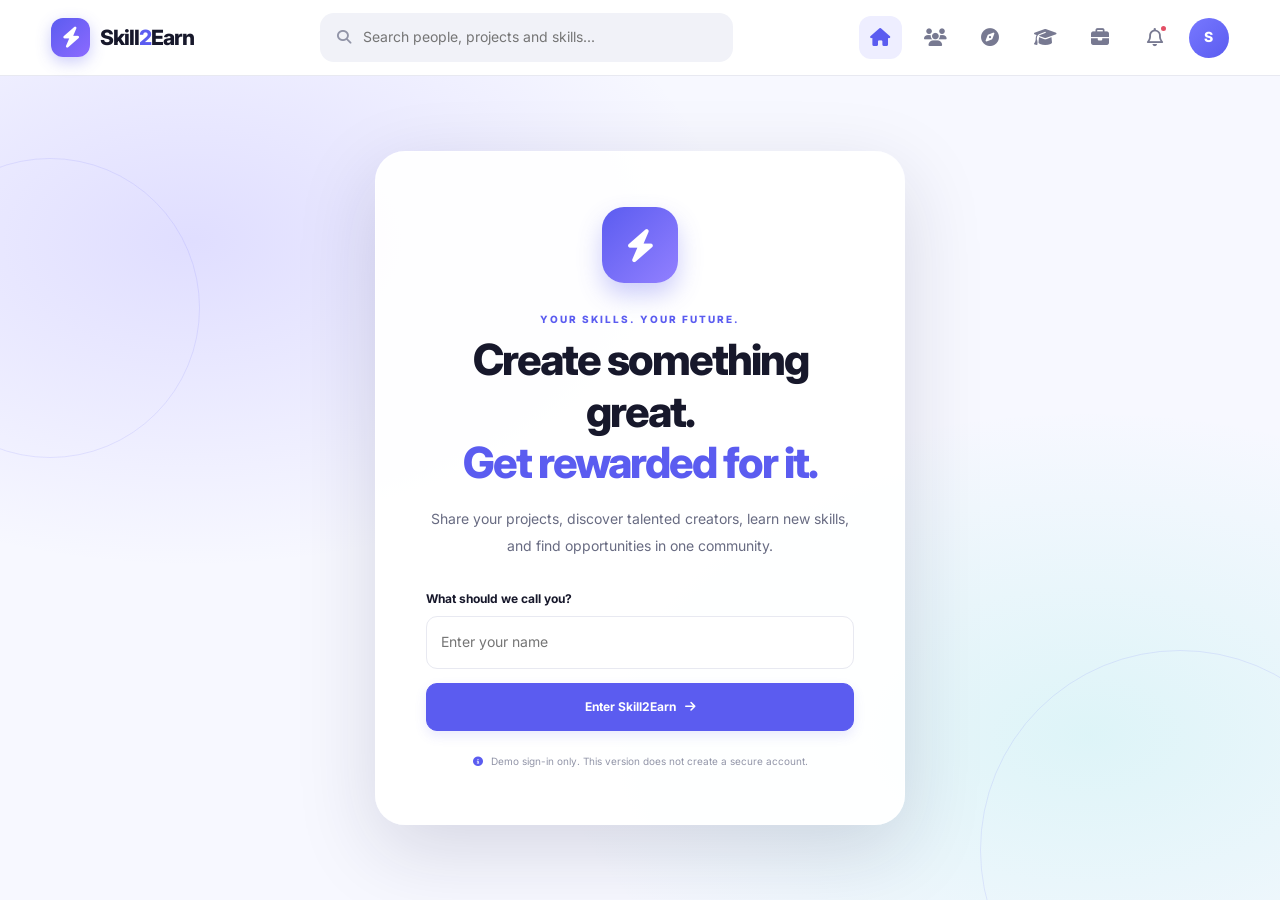
<file: index.html>
<!DOCTYPE html>
<html lang="en">
<head>
    <meta charset="UTF-8">
    <meta name="viewport" content="width=device-width, initial-scale=1.0">
    
    <meta
        name="description"
        content="Skill2Earn is a community where creators share projects, learn skills, discover opportunities, and connect."
    >

    <title>Skill2Earn — Create. Connect. Earn.</title>

    <link rel="preconnect" href="https://fonts.googleapis.com">
    <link rel="preconnect" href="https://fonts.gstatic.com" crossorigin>

    <link
        href="https://fonts.googleapis.com/css2?family=Inter:wght@400;500;600;700;800&display=swap"
        rel="stylesheet"
    >

    <link
        rel="stylesheet"
        href="https://cdnjs.cloudflare.com/ajax/libs/font-awesome/6.7.2/css/all.min.css"
    >

    <meta name="google-site-verification" content="VS_8f_DqnqBGNa9g4nk21WXpvrsCgQxo6ivJfXhPyNw" />
</head>

<body>

    <!-- ===================== TOP NAVIGATION ===================== -->

    <header class="topbar">
        <a href="#home" class="brand">
            <span class="brand-icon">
                <i class="fa-solid fa-bolt"></i>
            </span>

            <span>Skill<span class="brand-highlight">2</span>Earn</span>
        </a>

        <div class="top-search">
            <i class="fa-solid fa-magnifying-glass"></i>

            <input
                type="search"
                id="globalSearch"
                placeholder="Search people, projects and skills..."
                aria-label="Search Skill2Earn"
            >
        </div>

        <nav class="top-actions">
            <button class="icon-button nav-link active" data-page="home" title="Home">
                <i class="fa-solid fa-house"></i>
            </button>

            <button class="icon-button nav-link" data-page="community" title="All community posts">
                <i class="fa-solid fa-users"></i>
            </button>

            <button class="icon-button nav-link" data-page="discover" title="Discover">
                <i class="fa-solid fa-compass"></i>
            </button>

            <button class="icon-button nav-link" data-page="learn" title="Learning">
                <i class="fa-solid fa-graduation-cap"></i>
            </button>

            <button class="icon-button nav-link" data-page="jobs" title="Find work">
                <i class="fa-solid fa-briefcase"></i>
            </button>

            <button class="icon-button notification-button" id="notificationButton" title="Notifications">
                <i class="fa-regular fa-bell"></i>
                <span class="notification-dot"></span>
            </button>

            <button class="profile-avatar" id="topAvatar" title="Your profile">
                S
            </button>

            <button class="menu-toggle" id="menuToggle" aria-label="Open menu">
                <i class="fa-solid fa-bars"></i>
            </button>
        </nav>
    </header>


    <!-- ===================== WELCOME / SIGN IN ===================== -->

    <section class="welcome-screen" id="welcomeScreen">
        <div class="welcome-content">

            <div class="welcome-logo">
                <i class="fa-solid fa-bolt"></i>
            </div>

            <p class="eyebrow">YOUR SKILLS. YOUR FUTURE.</p>

            <h1>
                Create something great.<br>
                <span>Get rewarded for it.</span>
            </h1>

            <p class="welcome-description">
                Share your projects, discover talented creators, learn new skills,
                and find opportunities in one community.
            </p>

            <form id="signInForm" class="signin-form">
                <label for="displayName">What should we call you?</label>

                <input
                    type="text"
                    id="displayName"
                    placeholder="Enter your name"
                    maxlength="40"
                    required
                >

                <button class="primary-button full-width" type="submit">
                    Enter Skill2Earn
                    <i class="fa-solid fa-arrow-right"></i>
                </button>
            </form>

            <p class="welcome-note">
                <i class="fa-solid fa-circle-info"></i>
                Demo sign-in only. This version does not create a secure account.
            </p>

        </div>

        <div class="welcome-decoration decoration-one"></div>
        <div class="welcome-decoration decoration-two"></div>
    </section>


    <!-- ===================== MAIN APPLICATION ===================== -->

    <div class="app-layout hidden" id="appLayout">

        <!-- LEFT SIDEBAR -->

        <aside class="sidebar">

            <div class="sidebar-user">
                <div class="large-avatar" id="sidebarAvatar">S</div>

                <div>
                    <h3 id="sidebarName">Skill2Earn Member</h3>
                    <p>Community member</p>
                </div>
            </div>

            <p class="sidebar-heading">MENU</p>

            <button class="sidebar-link nav-link active" data-page="home">
                <i class="fa-solid fa-house"></i>
                <span>Home feed</span>
            </button>

            <button class="sidebar-link nav-link" data-page="community">
                <i class="fa-solid fa-users"></i>
                <span>All community posts</span>
            </button>

            <button class="sidebar-link nav-link" data-page="discover">
                <i class="fa-solid fa-compass"></i>
                <span>Discover</span>
            </button>

            <button class="sidebar-link nav-link" data-page="profile">
                <i class="fa-regular fa-user"></i>
                <span>My profile</span>
            </button>

            <button class="sidebar-link nav-link" data-page="jobs">
                <i class="fa-solid fa-briefcase"></i>
                <span>Find opportunities</span>
            </button>

            <button class="sidebar-link nav-link" data-page="learn">
                <i class="fa-solid fa-graduation-cap"></i>
                <span>Learning hub</span>
            </button>

            <div class="sidebar-divider"></div>

            <p class="sidebar-heading">YOUR SPACE</p>

            <button class="sidebar-link" id="savedPostsButton">
                <i class="fa-regular fa-bookmark"></i>
                <span>Saved posts</span>
            </button>

            <button class="sidebar-link" id="myPostsButton">
                <i class="fa-regular fa-file-lines"></i>
                <span>My posts</span>
            </button>

            <div class="sidebar-card">
                <div class="sidebar-card-icon">
                    <i class="fa-solid fa-wand-magic-sparkles"></i>
                </div>

                <h4>Build your future</h4>

                <p>
                    Share what you're building and connect with people who can help.
                </p>

                <button class="text-button" data-page="discover">
                    Explore community
                    <i class="fa-solid fa-arrow-right"></i>
                </button>
            </div>

            <div class="sidebar-footer">
                <span>Skill2Earn</span>
                <span>Build • Share • Grow</span>
            </div>

        </aside>


        <!-- ===================== PAGE CONTENT ===================== -->

        <main class="main-content">

            <!-- HOME FEED -->

            <section class="page-section active" id="page-home">

                <div class="page-heading">
                    <div>
                        <p class="eyebrow">YOUR COMMUNITY</p>
                        <h1>Home feed</h1>

                        <p class="muted">
                            Discover what people are creating today.
                        </p>
                    </div>

                    <button class="primary-button" id="scrollToComposer">
                        <i class="fa-solid fa-plus"></i>
                        Create post
                    </button>
                </div>


                <!-- STORIES / QUICK DISCOVERY -->

                <div class="stories-panel">
                    <div class="stories-heading">
                        <h3>Explore creators</h3>
                        <span>Discover new ideas</span>
                    </div>

                    <div class="stories-list">

                        <button class="story-card story-add" id="storyCreatePost">
                            <span class="story-circle">
                                <i class="fa-solid fa-plus"></i>
                            </span>

                            <span>Your story</span>
                        </button>

                        <button class="story-card" data-story="Design">
                            <span class="story-circle story-purple">
                                <i class="fa-solid fa-pen-nib"></i>
                            </span>

                            <span>Design</span>
                        </button>

                        <button class="story-card" data-story="Coding">
                            <span class="story-circle story-blue">
                                <i class="fa-solid fa-code"></i>
                            </span>

                            <span>Coding</span>
                        </button>

                        <button class="story-card" data-story="Business">
                            <span class="story-circle story-orange">
                                <i class="fa-solid fa-lightbulb"></i>
                            </span>

                            <span>Business</span>
                        </button>

                        <button class="story-card" data-story="Learning">
                            <span class="story-circle story-green">
                                <i class="fa-solid fa-book-open"></i>
                            </span>

                            <span>Learning</span>
                        </button>

                        <button class="story-card" data-story="Photography">
                            <span class="story-circle story-pink">
                                <i class="fa-solid fa-camera"></i>
                            </span>

                            <span>Photography</span>
                        </button>

                    </div>
                </div>


                <!-- POST COMPOSER -->

                <div class="composer-card" id="postComposer">

                    <div class="composer-top">
                        <div class="composer-avatar" id="composerAvatar">S</div>

                        <button class="composer-input" id="openComposer">
                            What are you creating today?
                        </button>
                    </div>

                    <form id="postForm">

                        <textarea
                            id="postText"
                            placeholder="Share an idea, project, achievement or useful tip..."
                            maxlength="5000"
                            rows="3"
                        ></textarea>

                        <div class="upload-preview hidden" id="uploadPreview">
                            <img id="imagePreview" alt="Selected image preview">

                            <video
                                id="videoPreview"
                                controls
                                class="hidden"
                            ></video>

                            <button
                                type="button"
                                class="remove-upload"
                                id="removeUpload"
                                aria-label="Remove selected media"
                            >
                                <i class="fa-solid fa-xmark"></i>
                            </button>
                        </div>

                        <div class="composer-bottom">

                            <div class="composer-tools">

                                <label class="composer-tool" for="mediaInput">
                                    <i class="fa-regular fa-image"></i>
                                    <span>Photo/video</span>
                                </label>

                                <input
                                    type="file"
                                    id="mediaInput"
                                    accept="image/*,video/mp4,video/webm,video/quicktime"
                                    hidden
                                >

                                <button
                                    type="button"
                                    class="composer-tool"
                                    id="addProjectTag"
                                >
                                    <i class="fa-solid fa-code"></i>
                                    <span>Project</span>
                                </button>

                                <button
                                    type="button"
                                    class="composer-tool"
                                    id="addLearningTag"
                                >
                                    <i class="fa-solid fa-graduation-cap"></i>
                                    <span>Learning</span>
                                </button>

                            </div>

                            <button class="primary-button post-submit" type="submit">
                                Publish
                                <i class="fa-solid fa-paper-plane"></i>
                            </button>

                        </div>

                        <p class="form-message" id="postMessage"></p>

                    </form>

                </div>


                <!-- FEED CONTROLS -->

                <div class="feed-toolbar">

                    <div>
                        <h2>Latest posts</h2>
                        <p class="muted">Ideas, projects and inspiration.</p>
                    </div>

                    <select id="feedSort" aria-label="Sort posts">
                        <option value="latest">Latest</option>
                        <option value="popular">Most liked</option>
                    </select>

                </div>


                <!-- REAL POSTS LOAD HERE -->

                <div class="feed-list" id="feedList">

                    <div class="loading-card">
                        <div class="loading-spinner"></div>
                        <p>Loading community posts...</p>
                    </div>

                </div>

                <button class="secondary-button load-more-button hidden" id="loadMorePosts">
                    Load more posts
                </button>

            </section>


            <!-- ALL COMMUNITY POSTS PAGE -->
            <section class="page-section" id="page-community">
                <div class="page-heading">
                    <div>
                        <p class="eyebrow">THE SKILL2EARN COMMUNITY</p>
                        <h1>All community posts</h1>
                        <p class="muted">See what everyone is sharing — projects, ideas, questions and achievements.</p>
                    </div>
                    <button class="secondary-button" id="refreshCommunityPosts">
                        <i class="fa-solid fa-rotate"></i> Refresh
                    </button>
                </div>

                <div class="community-feed-intro">
                    <div class="community-feed-icon"><i class="fa-solid fa-earth-africa"></i></div>
                    <div>
                        <h2>What's happening in the community?</h2>
                        <p>Posts from other creators appear here when they are published to the Skill2Earn backend.</p>
                    </div>
                </div>

                <div class="feed-toolbar">
                    <div>
                        <h2>Community feed</h2>
                        <p class="muted" id="communityPostsStatus">Loading all posts...</p>
                    </div>
                    <select id="communityFeedSort" aria-label="Sort community posts">
                        <option value="latest">Newest first</option>
                        <option value="popular">Most liked</option>
                    </select>
                </div>

                <div class="feed-list" id="communityFeed">
                    <div class="loading-card">
                        <div class="loading-spinner"></div>
                        <p>Loading community posts...</p>
                    </div>
                </div>
            </section>

            <!-- DISCOVER PAGE -->

            <section class="page-section" id="page-discover">

                <div class="page-heading">
                    <div>
                        <p class="eyebrow">FIND YOUR PEOPLE</p>
                        <h1>Discover</h1>

                        <p class="muted">
                            Find projects, ideas and creators worth following.
                        </p>
                    </div>
                </div>

                <div class="discover-search">
                    <i class="fa-solid fa-magnifying-glass"></i>

                    <input
                        type="search"
                        id="discoverSearch"
                        placeholder="Search projects, creators or topics..."
                    >
                </div>

                <div class="category-grid">

                    <button class="category-card" data-category="Coding">
                        <span class="category-icon category-blue">
                            <i class="fa-solid fa-code"></i>
                        </span>

                        <h3>Coding</h3>
                        <p>Apps, websites and software.</p>
                    </button>

                    <button class="category-card" data-category="Design">
                        <span class="category-icon category-purple">
                            <i class="fa-solid fa-pen-nib"></i>
                        </span>

                        <h3>Design</h3>
                        <p>Graphics, UI and creativity.</p>
                    </button>

                    <button class="category-card" data-category="Business">
                        <span class="category-icon category-orange">
                            <i class="fa-solid fa-chart-line"></i>
                        </span>

                        <h3>Business</h3>
                        <p>Ideas, startups and growth.</p>
                    </button>

                    <button class="category-card" data-category="Education">
                        <span class="category-icon category-green">
                            <i class="fa-solid fa-book-open"></i>
                        </span>

                        <h3>Education</h3>
                        <p>Learn and share knowledge.</p>
                    </button>

                    <button class="category-card" data-category="Photography">
                        <span class="category-icon category-pink">
                            <i class="fa-solid fa-camera"></i>
                        </span>

                        <h3>Photography</h3>
                        <p>Photos, videos and visual art.</p>
                    </button>

                    <button class="category-card" data-category="Projects">
                        <span class="category-icon category-yellow">
                            <i class="fa-solid fa-rocket"></i>
                        </span>

                        <h3>Projects</h3>
                        <p>Discover what people are building.</p>
                    </button>

                </div>

                <div class="feed-toolbar">
                    <div>
                        <h2>Explore posts</h2>
                        <p class="muted" id="discoverResultsText">
                            Community posts matching your interests.
                        </p>
                    </div>
                </div>

                <div class="feed-list" id="discoverFeed"></div>

            </section>


            <!-- PROFILE PAGE -->

            <section class="page-section" id="page-profile">

                <div class="profile-cover">
                    <div class="profile-cover-decoration"></div>
                </div>

                <div class="profile-information">

                    <div class="profile-main-avatar" id="profileAvatar">S</div>

                    <div class="profile-heading-row">
                        <div>
                            <h1 id="profileName">Skill2Earn Member</h1>
                            <p class="muted">Creator • Community member</p>
                        </div>

                        <button class="secondary-button" id="editProfileButton">
                            <i class="fa-solid fa-pen"></i>
                            Edit profile
                        </button>
                    </div>

                    <p id="profileBio">
                        Building, learning and sharing one step at a time.
                    </p>

                    <div class="profile-stats">
                        <div>
                            <strong id="profilePostCount">0</strong>
                            <span>Posts</span>
                        </div>

                        <div>
                            <strong id="profileLikeCount">0</strong>
                            <span>Likes received</span>
                        </div>

                        <div>
                            <strong id="profileSavedCount">0</strong>
                            <span>Saved posts</span>
                        </div>
                    </div>

                </div>

                <div class="feed-toolbar">
                    <div>
                        <h2>My posts</h2>
                        <p class="muted">Things you've shared with the community.</p>
                    </div>
                </div>

                <div class="feed-list" id="profileFeed"></div>

            </section>


            <!-- JOBS PAGE -->

            <section class="page-section" id="page-jobs">

                <div class="page-heading">
                    <div>
                        <p class="eyebrow">YOUR NEXT OPPORTUNITY</p>
                        <h1>Find work</h1>

                        <p class="muted">
                            Explore public job listings and remote opportunities.
                        </p>
                    </div>
                </div>

                <div class="jobs-banner">
                    <div>
                        <span class="jobs-banner-label">CAREER EXPLORER</span>

                        <h2>Your next opportunity could start here.</h2>

                        <p>
                            Browse public listings. Always verify the employer
                            and application details before sharing personal information.
                        </p>
                    </div>

                    <i class="fa-solid fa-briefcase"></i>
                </div>

                <div class="jobs-controls">

                    <input
                        type="search"
                        id="jobSearch"
                        placeholder="Search job titles or skills..."
                    >

                    <select id="jobType">
                        <option value="">All job types</option>
                        <option value="full_time">Full-time</option>
                        <option value="part_time">Part-time</option>
                        <option value="contract">Contract</option>
                        <option value="internship">Internship</option>
                    </select>

                    <button class="primary-button" id="searchJobsButton">
                        <i class="fa-solid fa-magnifying-glass"></i>
                        Search
                    </button>

                </div>

                <p class="muted" id="jobsStatus">
                    Connect to the backend to load current public listings.
                </p>

                <div class="jobs-list" id="jobsList"></div>

            </section>


            <!-- LEARNING HUB -->

            <section class="page-section" id="page-learn">

                <div class="page-heading">
                    <div>
                        <p class="eyebrow">LEVEL UP YOURSELF</p>
                        <h1>Learning hub</h1>

                        <p class="muted">
                            Explore free learning resources to grow your skills.
                        </p>
                    </div>
                </div>

                <div class="learning-hero">
                    <div>
                        <span class="learning-label">YOUR LEARNING JOURNEY</span>

                        <h2>Small steps.<br>Big possibilities.</h2>

                        <p>
                            Choose a skill, practise consistently, and build
                            projects that demonstrate what you know.
                        </p>

                        <button class="primary-button" id="learningStartButton">
                            Explore resources
                            <i class="fa-solid fa-arrow-down"></i>
                        </button>
                    </div>

                    <div class="learning-illustration">
                        <i class="fa-solid fa-graduation-cap"></i>
                    </div>
                </div>

                <div class="feed-toolbar" id="learningResources">
                    <div>
                        <h2>Free learning resources</h2>
                        <p class="muted">
                            External learning websites. Availability and terms may vary.
                        </p>
                    </div>
                </div>

                <div class="learning-grid">

                    <article class="learning-card">
                        <div class="learning-card-icon icon-code">
                            <i class="fa-solid fa-code"></i>
                        </div>

                        <span class="resource-level">PROGRAMMING</span>

                        <h3>Learn web development</h3>

                        <p>
                            Practise HTML, CSS, JavaScript and web development concepts.
                        </p>

                        <a href="https://developer.mozilla.org/en-US/docs/Learn"
                           target="_blank"
                           rel="noopener noreferrer">
                            Start learning
                            <i class="fa-solid fa-arrow-up-right-from-square"></i>
                        </a>
                    </article>

                    <article class="learning-card">
                        <div class="learning-card-icon icon-design">
                            <i class="fa-solid fa-palette"></i>
                        </div>

                        <span class="resource-level">DESIGN</span>

                        <h3>Explore design skills</h3>

                        <p>
                            Learn design principles and improve your visual projects.
                        </p>

                        <a href="https://www.canva.com/designschool/"
                           target="_blank"
                           rel="noopener noreferrer">
                            Start learning
                            <i class="fa-solid fa-arrow-up-right-from-square"></i>
                        </a>
                    </article>

                    <article class="learning-card">
                        <div class="learning-card-icon icon-business">
                            <i class="fa-solid fa-chart-line"></i>
                        </div>

                        <span class="resource-level">BUSINESS</span>

                        <h3>Learn business basics</h3>

                        <p>
                            Explore entrepreneurship, planning and business skills.
                        </p>

                        <a href="https://www.sba.gov/business-guide"
                           target="_blank"
                           rel="noopener noreferrer">
                            Start learning
                            <i class="fa-solid fa-arrow-up-right-from-square"></i>
                        </a>
                    </article>

                    <article class="learning-card">
                        <div class="learning-card-icon icon-data">
                            <i class="fa-solid fa-database"></i>
                        </div>

                        <span class="resource-level">TECHNOLOGY</span>

                        <h3>Explore computer science</h3>

                        <p>
                            Discover programming, algorithms and computer science.
                        </p>

                        <a href="https://cs50.harvard.edu/x/"
                           target="_blank"
                           rel="noopener noreferrer">
                            Start learning
                            <i class="fa-solid fa-arrow-up-right-from-square"></i>
                        </a>
                    </article>

                </div>

            </section>

        </main>


        <!-- ===================== RIGHT SIDEBAR ===================== -->

        <aside class="right-sidebar">

            <div class="right-card">

                <div class="right-card-heading">
                    <h3>Trending topics</h3>
                    <i class="fa-solid fa-arrow-trend-up"></i>
                </div>

                <button class="trending-item" data-topic="Web Development">
                    <span class="trending-number">01</span>

                    <span>
                        <strong>Web Development</strong>
                        <small>Build the internet</small>
                    </span>

                    <i class="fa-solid fa-arrow-up-right-from-square"></i>
                </button>

                <button class="trending-item" data-topic="AI Projects">
                    <span class="trending-number">02</span>

                    <span>
                        <strong>AI Projects</strong>
                        <small>Ideas using AI</small>
                    </span>

                    <i class="fa-solid fa-arrow-up-right-from-square"></i>
                </button>

                <button class="trending-item" data-topic="Graphic Design">
                    <span class="trending-number">03</span>

                    <span>
                        <strong>Graphic Design</strong>
                        <small>Creative inspiration</small>
                    </span>

                    <i class="fa-solid fa-arrow-up-right-from-square"></i>
                </button>

                <button class="trending-item" data-topic="Remote Work">
                    <span class="trending-number">04</span>

                    <span>
                        <strong>Remote Work</strong>
                        <small>Explore opportunities</small>
                    </span>

                    <i class="fa-solid fa-arrow-up-right-from-square"></i>
                </button>

            </div>


            <div class="right-card community-card">

                <div class="community-icon">
                    <i class="fa-solid fa-people-group"></i>
                </div>

                <h3>Good things happen when we share.</h3>

                <p>
                    Show your work, celebrate other people, and keep learning.
                </p>

                <button class="secondary-button full-width" data-page="discover">
                    Explore community
                </button>

            </div>


            <div class="right-card safety-card">
                <i class="fa-solid fa-shield-halved"></i>

                <div>
                    <h4>Stay safe online</h4>

                    <p>
                        Never share your password, banking PIN, or private
                        financial information in a public post.
                    </p>
                </div>
            </div>


            <footer class="right-footer">
                <span>Skill2Earn © 2026</span>

                <div>
                    <a href="#" id="aboutLink">About</a>
                    <a href="#" id="privacyLink">Privacy</a>
                    <a href="#" id="helpLink">Help</a>
                </div>

                <p>Create. Connect. Earn.</p>
            </footer>

        </aside>

    </div>


    <!-- ===================== EDIT PROFILE MODAL ===================== -->

    <div class="modal-overlay hidden" id="profileModal">

        <div class="modal-card">

            <div class="modal-heading">
                <div>
                    <h2>Edit profile</h2>
                    <p>Tell the community a little about yourself.</p>
                </div>

                <button class="modal-close" data-close-modal="profileModal">
                    <i class="fa-solid fa-xmark"></i>
                </button>
            </div>

            <form id="profileForm">

                <label for="editName">Display name</label>

                <input
                    id="editName"
                    type="text"
                    maxlength="40"
                    required
                >

                <label for="editBio">About you</label>

                <textarea
                    id="editBio"
                    maxlength="300"
                    rows="4"
                    placeholder="What are you learning or creating?"
                ></textarea>

                <button class="primary-button full-width" type="submit">
                    Save changes
                </button>

            </form>

        </div>

    </div>


    <!-- ===================== NOTIFICATION MODAL ===================== -->

    <div class="modal-overlay hidden" id="notificationModal">

        <div class="modal-card">

            <div class="modal-heading">
                <div>
                    <h2>Notifications</h2>
                    <p>Your community updates.</p>
                </div>

                <button class="modal-close" data-close-modal="notificationModal">
                    <i class="fa-solid fa-xmark"></i>
                </button>
            </div>

            <div class="empty-state">
                <div class="empty-state-icon">
                    <i class="fa-regular fa-bell"></i>
                </div>

                <h3>You're all caught up</h3>

                <p>
                    Real notifications from other users require accounts
                    and a notification backend.
                </p>
            </div>

        </div>

    </div>


    <!-- ===================== MESSAGE TOAST ===================== -->

    <div class="toast-container" id="toastContainer" aria-live="polite"></div>


    <!-- ===================== MOBILE NAVIGATION ===================== -->

    <nav class="mobile-bottom-nav">

        <button class="nav-link active" data-page="home">
            <i class="fa-solid fa-house"></i>
            <span>Home</span>
        </button>

        <button class="nav-link" data-page="community">
            <i class="fa-solid fa-users"></i>
            <span>Community</span>
        </button>

        <button class="nav-link" data-page="discover">
            <i class="fa-solid fa-compass"></i>
            <span>Discover</span>
        </button>

        <button class="mobile-create-button" id="mobileCreatePost" aria-label="Create post">
            <i class="fa-solid fa-plus"></i>
        </button>

        <button class="nav-link" data-page="jobs">
            <i class="fa-solid fa-briefcase"></i>
            <span>Jobs</span>
        </button>

        <button class="nav-link" data-page="profile">
            <i class="fa-regular fa-user"></i>
            <span>Profile</span>
        </button>

    </nav>


    <style>
    /* =========================================================
   SKILL2EARN — COMPLETE WEBSITE STYLES
   ========================================================= */

/* 1. DESIGN SYSTEM */
:root {
    --primary: #5b5cf0;
    --primary-dark: #4546d8;
    --primary-light: #eeeeff;
    --cyan: #25d9c2;

    --bg: #f5f6fb;
    --surface: #ffffff;
    --surface-hover: #f8f8ff;

    --text: #17182b;
    --text-secondary: #686b82;
    --muted: #9295a8;
    --border: #e8e9f1;

    --green: #16a675;
    --red: #e34f65;
    --orange: #f59e0b;

    --shadow-sm: 0 4px 15px rgba(25, 28, 65, 0.04);
    --shadow-md: 0 12px 35px rgba(25, 28, 65, 0.08);
    --shadow-lg: 0 25px 80px rgba(25, 28, 65, 0.15);

    --radius-sm: 10px;
    --radius-md: 16px;
    --radius-lg: 24px;

    --topbar-height: 76px;

    font-family: "Inter", sans-serif;
}

* {
    box-sizing: border-box;
    margin: 0;
    padding: 0;
}

html {
    scroll-behavior: smooth;
    scroll-padding-top: 95px;
}

body {
    background: var(--bg);
    color: var(--text);
    font-family: "Inter", sans-serif;
    font-size: 14px;
    line-height: 1.6;
    min-height: 100vh;
    overflow-x: hidden;
}

button,
input,
textarea,
select {
    font: inherit;
}

button {
    cursor: pointer;
}

button:focus-visible,
a:focus-visible,
input:focus-visible,
textarea:focus-visible,
select:focus-visible {
    outline: 3px solid rgba(91, 92, 240, 0.3);
    outline-offset: 3px;
}

button:disabled {
    cursor: not-allowed;
    opacity: 0.6;
}

a {
    color: inherit;
    text-decoration: none;
}

img,
video {
    max-width: 100%;
}

.hidden {
    display: none !important;
}

.muted {
    color: var(--text-secondary);
    font-size: 13px;
}

.eyebrow {
    color: var(--primary);
    font-size: 10px;
    font-weight: 800;
    letter-spacing: 2px;
    margin-bottom: 7px;
    text-transform: uppercase;
}

/* 2. TOP NAVIGATION */

.topbar {
    align-items: center;
    background: rgba(255, 255, 255, 0.95);
    backdrop-filter: blur(18px);
    border-bottom: 1px solid var(--border);
    display: flex;
    height: var(--topbar-height);
    justify-content: space-between;
    left: 0;
    padding: 0 4%;
    position: sticky;
    right: 0;
    top: 0;
    z-index: 100;
}

.brand {
    align-items: center;
    color: var(--text);
    display: flex;
    flex-shrink: 0;
    font-size: 21px;
    font-weight: 800;
    gap: 10px;
    letter-spacing: -1px;
}

.brand-icon {
    align-items: center;
    background: linear-gradient(135deg, var(--primary), #8c6aff);
    border-radius: 12px;
    box-shadow: 0 5px 15px rgba(91, 92, 240, 0.3);
    color: white;
    display: flex;
    height: 39px;
    justify-content: center;
    width: 39px;
}

.brand-highlight {
    color: var(--primary);
}

.top-search {
    align-items: center;
    background: #f1f2f8;
    border: 1px solid transparent;
    border-radius: 14px;
    color: var(--muted);
    display: flex;
    gap: 12px;
    max-width: 430px;
    padding: 0 16px;
    transition: 0.2s;
    width: 35%;
}

.top-search:focus-within {
    background: white;
    border-color: var(--primary);
    box-shadow: 0 0 0 4px rgba(91, 92, 240, 0.08);
}

.top-search input {
    background: transparent;
    border: 0;
    color: var(--text);
    min-width: 0;
    outline: none;
    padding: 12px 0;
    width: 100%;
}

.top-search input:focus-visible {
    outline: none;
}

.top-actions {
    align-items: center;
    display: flex;
    gap: 12px;
}

.icon-button {
    align-items: center;
    background: transparent;
    border: 0;
    border-radius: 12px;
    color: #777991;
    display: flex;
    font-size: 18px;
    height: 43px;
    justify-content: center;
    position: relative;
    transition: 0.2s;
    width: 43px;
}

.icon-button:hover,
.icon-button.active {
    background: var(--primary-light);
    color: var(--primary);
}

.notification-dot {
    background: var(--red);
    border: 2px solid white;
    border-radius: 50%;
    height: 9px;
    position: absolute;
    right: 9px;
    top: 8px;
    width: 9px;
}

.profile-avatar,
.large-avatar,
.composer-avatar,
.profile-main-avatar,
.post-avatar {
    align-items: center;
    background: linear-gradient(135deg, #7778ff, #5b5cf0);
    border: 0;
    border-radius: 50%;
    color: white;
    display: flex;
    flex-shrink: 0;
    font-weight: 800;
    justify-content: center;
}

.profile-avatar {
    height: 40px;
    width: 40px;
}

.menu-toggle {
    background: transparent;
    border: 0;
    color: var(--text);
    display: none;
    font-size: 22px;
}

/* 3. BUTTONS */

.primary-button,
.secondary-button {
    align-items: center;
    border-radius: 11px;
    display: inline-flex;
    font-size: 12px;
    font-weight: 700;
    gap: 9px;
    justify-content: center;
    padding: 12px 17px;
    transition: transform 0.2s, background 0.2s, box-shadow 0.2s;
}

.primary-button {
    background: var(--primary);
    border: 1px solid var(--primary);
    box-shadow: 0 5px 12px rgba(91, 92, 240, 0.13);
    color: white;
}

.primary-button:hover {
    background: var(--primary-dark);
    box-shadow: 0 8px 18px rgba(91, 92, 240, 0.22);
    transform: translateY(-1px);
}

.secondary-button {
    background: white;
    border: 1px solid var(--border);
    color: var(--text);
}

.secondary-button:hover {
    background: var(--primary-light);
    border-color: #d7d7ff;
    color: var(--primary);
}

.full-width {
    width: 100%;
}

.text-button {
    align-items: center;
    background: none;
    border: 0;
    color: var(--primary);
    display: inline-flex;
    font-size: 11px;
    font-weight: 800;
    gap: 8px;
}

/* 4. WELCOME SCREEN */

.welcome-screen {
    align-items: center;
    background:
        radial-gradient(ellipse at 15% 20%, rgba(109, 92, 255, 0.17), transparent 35%),
        radial-gradient(ellipse at 85% 80%, rgba(37, 217, 194, 0.12), transparent 35%),
        #f7f8ff;
    display: flex;
    justify-content: center;
    min-height: calc(100vh - var(--topbar-height));
    overflow: hidden;
    padding: 50px 20px;
    position: relative;
}

.welcome-content {
    background: rgba(255, 255, 255, 0.92);
    border: 1px solid rgba(255, 255, 255, 0.95);
    border-radius: 30px;
    box-shadow: var(--shadow-lg);
    max-width: 530px;
    padding: 55px 50px;
    position: relative;
    text-align: center;
    width: 100%;
    z-index: 2;
}

.welcome-logo {
    align-items: center;
    background: linear-gradient(135deg, var(--primary), #9280ff);
    border-radius: 22px;
    box-shadow: 0 12px 25px rgba(91, 92, 240, 0.3);
    color: white;
    display: flex;
    font-size: 33px;
    height: 76px;
    justify-content: center;
    margin: 0 auto 28px;
    width: 76px;
}

.welcome-content h1 {
    font-size: clamp(30px, 5vw, 43px);
    font-weight: 800;
    letter-spacing: -2px;
    line-height: 1.2;
    margin-bottom: 17px;
}

.welcome-content h1 span {
    color: var(--primary);
}

.welcome-description {
    color: var(--text-secondary);
    font-size: 14px;
    line-height: 1.9;
    margin-bottom: 30px;
}

.signin-form {
    text-align: left;
}

.signin-form label,
.modal-card form label {
    color: var(--text);
    display: block;
    font-size: 12px;
    font-weight: 700;
    margin-bottom: 8px;
}

.signin-form input,
.modal-card input,
.modal-card textarea {
    background: white;
    border: 1px solid var(--border);
    border-radius: 11px;
    color: var(--text);
    margin-bottom: 14px;
    outline: none;
    padding: 14px;
    width: 100%;
}

.signin-form input:focus,
.modal-card input:focus,
.modal-card textarea:focus {
    border-color: var(--primary);
    box-shadow: 0 0 0 4px rgba(91, 92, 240, 0.08);
}

.signin-form button {
    min-height: 48px;
}

.welcome-note {
    color: var(--muted);
    font-size: 10px;
    margin-top: 22px;
}

.welcome-note i {
    color: var(--primary);
    margin-right: 5px;
}

.welcome-decoration {
    border: 1px solid rgba(91, 92, 240, 0.12);
    border-radius: 50%;
    pointer-events: none;
    position: absolute;
}

.decoration-one {
    height: 300px;
    left: -100px;
    top: 10%;
    width: 300px;
}

.decoration-two {
    bottom: -150px;
    height: 400px;
    right: -100px;
    width: 400px;
}

/* 5. APPLICATION LAYOUT */

.app-layout {
    display: grid;
    gap: 24px;
    grid-template-columns: 235px minmax(0, 1fr) 275px;
    margin: 0 auto;
    max-width: 1800px;
    padding: 28px 4%;
}

.sidebar {
    align-self: start;
    position: sticky;
    top: calc(var(--topbar-height) + 25px);
}

.main-content {
    min-width: 0;
}

.right-sidebar {
    align-self: start;
    position: sticky;
    top: calc(var(--topbar-height) + 25px);
}

.sidebar-user {
    align-items: center;
    display: flex;
    gap: 12px;
    margin-bottom: 30px;
    padding: 8px 5px;
}

.large-avatar {
    height: 45px;
    width: 45px;
}

.sidebar-user h3 {
    font-size: 12px;
    font-weight: 800;
}

.sidebar-user p {
    color: var(--muted);
    font-size: 10px;
}

.sidebar-heading {
    color: var(--muted);
    font-size: 9px;
    font-weight: 800;
    letter-spacing: 1.6px;
    margin: 0 0 10px 12px;
}

.sidebar-link {
    align-items: center;
    background: transparent;
    border: 0;
    border-radius: 12px;
    color: var(--text-secondary);
    display: flex;
    font-size: 12px;
    font-weight: 600;
    gap: 13px;
    margin-bottom: 5px;
    padding: 13px 14px;
    text-align: left;
    transition: 0.2s;
    width: 100%;
}

.sidebar-link i {
    font-size: 16px;
    text-align: center;
    width: 20px;
}

.sidebar-link:hover {
    background: white;
    color: var(--primary);
}

.sidebar-link.active {
    background: var(--primary-light);
    color: var(--primary);
    font-weight: 800;
}

.sidebar-divider {
    background: var(--border);
    height: 1px;
    margin: 24px 0;
}

.sidebar-card {
    background: linear-gradient(145deg, #eeeeff, #e5f8ff);
    border: 1px solid #e2e5ff;
    border-radius: 17px;
    margin-top: 30px;
    padding: 19px;
}

.sidebar-card-icon {
    align-items: center;
    background: white;
    border-radius: 10px;
    color: var(--primary);
    display: flex;
    height: 36px;
    justify-content: center;
    margin-bottom: 13px;
    width: 36px;
}

.sidebar-card h4 {
    font-size: 13px;
    margin-bottom: 6px;
}

.sidebar-card p {
    color: var(--text-secondary);
    font-size: 10px;
    line-height: 1.8;
    margin-bottom: 15px;
}

.sidebar-footer {
    color: var(--muted);
    display: flex;
    flex-direction: column;
    font-size: 10px;
    gap: 4px;
    margin: 25px 0;
    padding-left: 10px;
}

/* 6. PAGE SECTIONS */

.page-section {
    display: none;
    animation: pageAppear 0.25s ease;
}

.page-section.active {
    display: block;
}

@keyframes pageAppear {
    from {
        opacity: 0;
        transform: translateY(5px);
    }

    to {
        opacity: 1;
        transform: translateY(0);
    }
}

.page-heading {
    align-items: center;
    display: flex;
    gap: 15px;
    justify-content: space-between;
    margin-bottom: 24px;
}

.page-heading h1 {
    font-size: 27px;
    font-weight: 800;
    letter-spacing: -1px;
    line-height: 1.3;
}

.page-heading .muted {
    margin-top: 6px;
}

/* 7. STORIES */

.stories-panel {
    background: var(--surface);
    border: 1px solid var(--border);
    border-radius: var(--radius-md);
    box-shadow: var(--shadow-sm);
    margin-bottom: 20px;
    overflow: hidden;
    padding: 18px;
}

.stories-heading {
    align-items: center;
    display: flex;
    justify-content: space-between;
    margin-bottom: 18px;
}

.stories-heading h3 {
    font-size: 13px;
    font-weight: 800;
}

.stories-heading span {
    color: var(--muted);
    font-size: 10px;
}

.stories-list {
    display: flex;
    gap: 20px;
    overflow-x: auto;
    padding-bottom: 3px;
}

.story-card {
    align-items: center;
    background: transparent;
    border: 0;
    color: var(--text-secondary);
    display: flex;
    flex-direction: column;
    flex-shrink: 0;
    font-size: 10px;
    font-weight: 700;
    gap: 8px;
}

.story-circle {
    align-items: center;
    background: #f1efff;
    border: 3px solid white;
    border-radius: 50%;
    box-shadow: 0 0 0 2px #e5e5ff;
    color: var(--primary);
    display: flex;
    font-size: 19px;
    height: 55px;
    justify-content: center;
    transition: transform 0.2s;
    width: 55px;
}

.story-card:hover .story-circle {
    transform: translateY(-3px);
}

.story-add .story-circle {
    background: var(--primary);
    box-shadow: 0 0 0 2px var(--primary-light);
    color: white;
}

.story-purple {
    background: #f1e9ff;
    color: #9a59dd;
}

.story-blue {
    background: #e7f0ff;
    color: #4285f4;
}

.story-orange {
    background: #fff0df;
    color: #ef8a31;
}

.story-green {
    background: #e1f9ec;
    color: #1aab71;
}

.story-pink {
    background: #ffe8f0;
    color: #e45091;
}

/* 8. POST COMPOSER */

.composer-card {
    background: var(--surface);
    border: 1px solid var(--border);
    border-radius: var(--radius-md);
    box-shadow: var(--shadow-sm);
    margin-bottom: 25px;
    padding: 20px;
}

.composer-top {
    align-items: center;
    display: flex;
    gap: 12px;
}

.composer-avatar {
    height: 43px;
    width: 43px;
}

.composer-input {
    background: #f5f6fb;
    border: 1px solid transparent;
    border-radius: 25px;
    color: var(--muted);
    flex: 1;
    font-size: 12px;
    padding: 13px 17px;
    text-align: left;
    transition: 0.2s;
}

.composer-input:hover {
    background: white;
    border-color: var(--border);
}

#postForm textarea {
    background: transparent;
    border: 0;
    color: var(--text);
    display: block;
    font-size: 13px;
    line-height: 1.8;
    margin-top: 12px;
    outline: none;
    padding: 10px 0;
    resize: vertical;
    width: 100%;
}

#postForm textarea:focus-visible {
    outline: none;
}

#postForm textarea::placeholder {
    color: #a0a2b3;
}

.composer-bottom {
    align-items: center;
    border-top: 1px solid var(--border);
    display: flex;
    flex-wrap: wrap;
    gap: 12px;
    justify-content: space-between;
    margin-top: 12px;
    padding-top: 15px;
}

.composer-tools {
    align-items: center;
    display: flex;
    flex-wrap: wrap;
    gap: 14px;
}

.composer-tool {
    align-items: center;
    background: transparent;
    border: 0;
    border-radius: 8px;
    color: var(--text-secondary);
    display: inline-flex;
    font-size: 10px;
    font-weight: 700;
    gap: 7px;
    padding: 7px;
    transition: 0.2s;
}

.composer-tool i {
    color: var(--primary);
    font-size: 16px;
}

.composer-tool:hover {
    background: var(--primary-light);
    color: var(--primary);
}

.post-submit {
    padding: 10px 17px;
}

.form-message {
    color: var(--text-secondary);
    font-size: 11px;
    margin-top: 10px;
}

.upload-preview {
    background: #f4f5fb;
    border-radius: 12px;
    margin: 10px 0;
    max-height: 420px;
    overflow: hidden;
    position: relative;
    text-align: center;
}

.upload-preview img,
.upload-preview video {
    display: block;
    margin: 0 auto;
    max-height: 420px;
    object-fit: contain;
    width: 100%;
}

.remove-upload {
    align-items: center;
    background: rgba(20, 20, 35, 0.8);
    border: 0;
    border-radius: 50%;
    color: white;
    display: flex;
    height: 32px;
    justify-content: center;
    position: absolute;
    right: 12px;
    top: 12px;
    width: 32px;
}

/* 9. FEED TOOLBAR */

.feed-toolbar {
    align-items: center;
    display: flex;
    gap: 15px;
    justify-content: space-between;
    margin: 28px 0 15px;
}

.feed-toolbar h2 {
    font-size: 16px;
    font-weight: 800;
}

.feed-toolbar .muted {
    font-size: 11px;
    margin-top: 4px;
}

.feed-toolbar select {
    background: white;
    border: 1px solid var(--border);
    border-radius: 9px;
    color: var(--text-secondary);
    cursor: pointer;
    font-size: 11px;
    outline: none;
    padding: 9px 12px;
}

/* 10. POST CARDS */

.feed-list {
    display: flex;
    flex-direction: column;
    gap: 18px;
}

.post-card {
    background: var(--surface);
    border: 1px solid var(--border);
    border-radius: var(--radius-md);
    box-shadow: var(--shadow-sm);
    min-width: 0;
    overflow: hidden;
    transition: box-shadow 0.2s;
}

.post-card:hover {
    box-shadow: var(--shadow-md);
}

.post-header {
    align-items: center;
    display: flex;
    gap: 11px;
    padding: 19px 20px 10px;
}

.post-avatar {
    font-size: 13px;
    height: 42px;
    width: 42px;
}

.post-user-info {
    flex: 1;
    min-width: 0;
}

.post-user-info h3 {
    font-size: 12px;
    font-weight: 800;
    overflow-wrap: anywhere;
}

.post-user-info p {
    color: var(--muted);
    font-size: 10px;
    margin-top: 2px;
}

.post-menu-button {
    align-items: center;
    background: transparent;
    border: 0;
    border-radius: 9px;
    color: var(--muted);
    display: flex;
    height: 35px;
    justify-content: center;
    width: 35px;
}

.post-menu-button:hover {
    background: var(--bg);
    color: var(--text);
}

.post-category {
    background: var(--primary-light);
    border-radius: 5px;
    color: var(--primary);
    display: inline-block;
    font-size: 9px;
    font-weight: 800;
    margin: 0 20px 7px;
    padding: 4px 8px;
}

.post-content {
    color: #46485e;
    font-size: 12px;
    line-height: 1.9;
    overflow-wrap: anywhere;
    padding: 0 20px 16px;
    white-space: pre-wrap;
}

.post-media {
    background: #f1f2f7;
    max-height: 560px;
    overflow: hidden;
    text-align: center;
}

.post-media img,
.post-media video {
    display: block;
    margin: 0 auto;
    max-height: 560px;
    object-fit: contain;
    width: 100%;
}

.post-stats {
    align-items: center;
    color: var(--muted);
    display: flex;
    font-size: 10px;
    justify-content: space-between;
    padding: 13px 20px;
}

.post-stats-left {
    align-items: center;
    display: flex;
    gap: 6px;
}

.like-dot {
    align-items: center;
    background: var(--primary);
    border-radius: 50%;
    color: white;
    display: inline-flex;
    font-size: 8px;
    height: 17px;
    justify-content: center;
    width: 17px;
}

.post-actions {
    border-top: 1px solid var(--border);
    display: grid;
    grid-template-columns: repeat(3, minmax(0, 1fr));
    padding: 5px 12px;
}

.post-action {
    align-items: center;
    background: transparent;
    border: 0;
    border-radius: 9px;
    color: var(--text-secondary);
    display: flex;
    font-size: 11px;
    font-weight: 700;
    gap: 8px;
    justify-content: center;
    min-width: 0;
    padding: 12px 5px;
    transition: 0.2s;
}

.post-action:hover {
    background: var(--bg);
}

.post-action.liked {
    color: var(--primary);
}

.post-action.liked i {
    font-weight: 900;
}

.post-action.saved {
    color: var(--primary);
}

.post-comments {
    border-top: 1px solid var(--border);
    padding: 15px 20px;
}

.comments-list {
    display: flex;
    flex-direction: column;
    gap: 12px;
    margin-bottom: 14px;
}

.comment-item {
    align-items: flex-start;
    display: flex;
    gap: 9px;
}

.comment-avatar {
    align-items: center;
    background: #eeeaff;
    border-radius: 50%;
    color: var(--primary);
    display: flex;
    flex-shrink: 0;
    font-size: 10px;
    font-weight: 800;
    height: 29px;
    justify-content: center;
    width: 29px;
}

.comment-bubble {
    background: #f6f7fb;
    border-radius: 5px 13px 13px 13px;
    flex: 1;
    min-width: 0;
    padding: 9px 12px;
}

.comment-bubble strong {
    display: block;
    font-size: 10px;
    margin-bottom: 3px;
}

.comment-bubble p {
    color: var(--text-secondary);
    font-size: 11px;
    overflow-wrap: anywhere;
    white-space: pre-wrap;
}

.comment-form {
    align-items: center;
    display: flex;
    gap: 8px;
}

.comment-form input {
    background: #f5f6fb;
    border: 1px solid transparent;
    border-radius: 22px;
    color: var(--text);
    flex: 1;
    font-size: 11px;
    min-width: 0;
    outline: none;
    padding: 12px 15px;
}

.comment-form input:focus {
    background: white;
    border-color: var(--primary);
}

.comment-form button {
    align-items: center;
    background: var(--primary);
    border: 0;
    border-radius: 50%;
    color: white;
    display: flex;
    flex-shrink: 0;
    height: 36px;
    justify-content: center;
    width: 36px;
}

.load-more-button {
    margin: 20px auto;
    width: 100%;
}

/* 11. LOADING AND EMPTY STATES */

.loading-card,
.empty-state {
    align-items: center;
    background: white;
    border: 1px solid var(--border);
    border-radius: var(--radius-md);
    color: var(--text-secondary);
    display: flex;
    flex-direction: column;
    padding: 45px 20px;
    text-align: center;
}

.loading-card p,
.empty-state p {
    font-size: 12px;
    margin-top: 12px;
    max-width: 350px;
}

.loading-spinner {
    animation: spin 0.8s linear infinite;
    border: 3px solid #e8e8ff;
    border-radius: 50%;
    border-top-color: var(--primary);
    height: 28px;
    width: 28px;
}

@keyframes spin {
    to {
        transform: rotate(360deg);
    }
}

.empty-state-icon {
    align-items: center;
    background: var(--primary-light);
    border-radius: 50%;
    color: var(--primary);
    display: flex;
    font-size: 25px;
    height: 65px;
    justify-content: center;
    width: 65px;
}

.empty-state h3 {
    font-size: 15px;
    margin-top: 17px;
}

/* 12. RIGHT SIDEBAR */

.right-card {
    background: white;
    border: 1px solid var(--border);
    border-radius: var(--radius-md);
    box-shadow: var(--shadow-sm);
    margin-bottom: 18px;
    padding: 19px;
}

.right-card-heading {
    align-items: center;
    display: flex;
    justify-content: space-between;
    margin-bottom: 15px;
}

.right-card-heading h3 {
    font-size: 13px;
    font-weight: 800;
}

.right-card-heading i {
    color: var(--primary);
}

.trending-item {
    align-items: center;
    background: transparent;
    border: 0;
    border-radius: 9px;
    display: flex;
    gap: 10px;
    padding: 12px 3px;
    text-align: left;
    transition: 0.2s;
    width: 100%;
}

.trending-item:hover {
    background: var(--surface-hover);
    padding-left: 8px;
}

.trending-number {
    color: #b6b7c9;
    font-size: 12px;
    font-weight: 800;
}

.trending-item>span:nth-child(2) {
    display: flex;
    flex: 1;
    flex-direction: column;
    min-width: 0;
}

.trending-item strong {
    font-size: 10px;
    font-weight: 800;
}

.trending-item small {
    color: var(--muted);
    font-size: 9px;
    margin-top: 2px;
}

.trending-item>i {
    color: var(--muted);
    font-size: 10px;
}

.community-card {
    background: linear-gradient(145deg, #efefff, #f1fbff);
    border-color: #e5e6ff;
}

.community-icon {
    align-items: center;
    background: white;
    border-radius: 12px;
    color: var(--primary);
    display: flex;
    font-size: 19px;
    height: 43px;
    justify-content: center;
    margin-bottom: 15px;
    width: 43px;
}

.community-card h3 {
    font-size: 15px;
    line-height: 1.6;
}

.community-card p {
    color: var(--text-secondary);
    font-size: 11px;
    line-height: 1.8;
    margin: 9px 0 17px;
}

.safety-card {
    align-items: flex-start;
    background: #f1fbf6;
    border-color: #d9f0e4;
    display: flex;
    gap: 12px;
}

.safety-card>i {
    color: var(--green);
    font-size: 20px;
}

.safety-card h4 {
    font-size: 11px;
    margin-bottom: 5px;
}

.safety-card p {
    color: var(--text-secondary);
    font-size: 10px;
    line-height: 1.8;
}

.right-footer {
    color: var(--muted);
    font-size: 10px;
    padding: 10px 5px;
    text-align: center;
}

.right-footer>span {
    display: block;
    margin-bottom: 8px;
}

.right-footer div {
    display: flex;
    flex-wrap: wrap;
    gap: 13px;
    justify-content: center;
}

.right-footer a:hover {
    color: var(--primary);
}

.right-footer p {
    margin-top: 8px;
}

/* 13. DISCOVER PAGE */

.discover-search {
    align-items: center;
    background: white;
    border: 1px solid var(--border);
    border-radius: 13px;
    color: var(--muted);
    display: flex;
    gap: 12px;
    margin-bottom: 22px;
    padding: 0 16px;
}

.discover-search input {
    background: transparent;
    border: 0;
    color: var(--text);
    min-width: 0;
    outline: none;
    padding: 14px 0;
    width: 100%;
}

.discover-search input:focus-visible {
    outline: none;
}

.category-grid {
    display: grid;
    gap: 13px;
    grid-template-columns: repeat(3, minmax(0, 1fr));
}

.category-card {
    background: white;
    border: 1px solid var(--border);
    border-radius: 14px;
    padding: 17px 14px;
    text-align: left;
    transition: 0.2s;
}

.category-card:hover {
    border-color: #cfcfff;
    box-shadow: var(--shadow-md);
    transform: translateY(-3px);
}

.category-icon {
    align-items: center;
    border-radius: 11px;
    display: flex;
    font-size: 19px;
    height: 43px;
    justify-content: center;
    margin-bottom: 13px;
    width: 43px;
}

.category-blue {
    background: #e8f0ff;
    color: #4a79e9;
}

.category-purple {
    background: #f1e8ff;
    color: #9955d8;
}

.category-orange {
    background: #fff0df;
    color: #e68a30;
}

.category-green {
    background: #e3f8eb;
    color: #18a66b;
}

.category-pink {
    background: #ffe8f0;
    color: #e45091;
}

.category-yellow {
    background: #fff6d8;
    color: #bd9200;
}

.category-card h3 {
    font-size: 11px;
    font-weight: 800;
}

.category-card p {
    color: var(--muted);
    font-size: 9px;
    line-height: 1.7;
    margin-top: 5px;
}

/* 14. PROFILE PAGE */

.profile-cover {
    background:
        radial-gradient(circle at 80% 20%, rgba(255, 255, 255, 0.25), transparent 25%),
        linear-gradient(120deg, #5b5cf0, #9d77ff 60%, #37c9d9);
    border-radius: 19px;
    height: 170px;
    overflow: hidden;
    position: relative;
}

.profile-cover-decoration {
    border: 1px solid rgba(255, 255, 255, 0.25);
    border-radius: 50%;
    height: 260px;
    position: absolute;
    right: -40px;
    top: -120px;
    width: 260px;
}

.profile-information {
    padding: 0 20px;
}

.profile-main-avatar {
    border: 5px solid var(--bg);
    font-size: 29px;
    height: 94px;
    margin-top: -48px;
    position: relative;
    width: 94px;
}

.profile-heading-row {
    align-items: center;
    display: flex;
    flex-wrap: wrap;
    gap: 15px;
    justify-content: space-between;
    margin: 10px 0 14px;
}

.profile-heading-row h1 {
    font-size: 23px;
    font-weight: 800;
    letter-spacing: -0.7px;
}

.profile-information>p {
    color: var(--text-secondary);
    font-size: 12px;
    max-width: 600px;
}

.profile-stats {
    border-bottom: 1px solid var(--border);
    display: flex;
    gap: 35px;
    margin-top: 22px;
    padding-bottom: 20px;
}

.profile-stats>div {
    display: flex;
    flex-direction: column;
    gap: 3px;
}

.profile-stats strong {
    font-size: 19px;
}

.profile-stats span {
    color: var(--muted);
    font-size: 10px;
}

/* 15. JOBS PAGE */

.jobs-banner {
    align-items: center;
    background: linear-gradient(120deg, #292a69, #5556d8);
    border-radius: 20px;
    color: white;
    display: flex;
    gap: 20px;
    justify-content: space-between;
    margin-bottom: 23px;
    overflow: hidden;
    padding: 30px;
    position: relative;
}

.jobs-banner-label {
    color: #b9c0ff;
    font-size: 9px;
    font-weight: 800;
    letter-spacing: 1.5px;
}

.jobs-banner h2 {
    font-size: 23px;
    letter-spacing: -0.7px;
    line-height: 1.4;
    margin-top: 9px;
    max-width: 400px;
}

.jobs-banner p {
    color: #e1e3ff;
    font-size: 11px;
    line-height: 1.8;
    margin-top: 10px;
    max-width: 430px;
}

.jobs-banner>i {
    color: rgba(255, 255, 255, 0.18);
    flex-shrink: 0;
    font-size: 85px;
}

.jobs-controls {
    align-items: center;
    display: flex;
    flex-wrap: wrap;
    gap: 10px;
    margin-bottom: 15px;
}

.jobs-controls input,
.jobs-controls select {
    background: white;
    border: 1px solid var(--border);
    border-radius: 10px;
    color: var(--text);
    font-size: 11px;
    min-width: 0;
    outline: none;
    padding: 12px;
}

.jobs-controls input {
    flex: 1;
}

.jobs-controls select {
    max-width: 145px;
}

.jobs-controls input:focus,
.jobs-controls select:focus {
    border-color: var(--primary);
}

#jobsStatus {
    margin-bottom: 15px;
}

.jobs-list {
    display: flex;
    flex-direction: column;
    gap: 13px;
}

.job-card {
    background: white;
    border: 1px solid var(--border);
    border-radius: 15px;
    padding: 19px;
    transition: 0.2s;
}

.job-card:hover {
    border-color: #d1d1ff;
    box-shadow: var(--shadow-md);
}

.job-card-top {
    align-items: flex-start;
    display: flex;
    gap: 12px;
}

.job-company-icon {
    align-items: center;
    background: var(--primary-light);
    border-radius: 12px;
    color: var(--primary);
    display: flex;
    flex-shrink: 0;
    font-size: 20px;
    height: 47px;
    justify-content: center;
    width: 47px;
}

.job-info {
    flex: 1;
    min-width: 0;
}

.job-info h3 {
    font-size: 13px;
    font-weight: 800;
    overflow-wrap: anywhere;
}

.job-info p {
    color: var(--text-secondary);
    font-size: 10px;
    margin-top: 4px;
}

.job-badges {
    display: flex;
    flex-wrap: wrap;
    gap: 7px;
    margin: 14px 0;
}

.job-badge {
    background: #f1f2f8;
    border-radius: 6px;
    color: var(--text-secondary);
    font-size: 9px;
    padding: 5px 8px;
}

.job-description {
    color: var(--text-secondary);
    font-size: 11px;
    line-height: 1.8;
    margin-bottom: 15px;
    overflow-wrap: anywhere;
}

.job-card-footer {
    align-items: center;
    border-top: 1px solid var(--border);
    display: flex;
    flex-wrap: wrap;
    gap: 12px;
    justify-content: space-between;
    padding-top: 14px;
}

.job-source {
    color: var(--muted);
    font-size: 9px;
}

/* 16. LEARNING PAGE */

.learning-hero {
    align-items: center;
    background: linear-gradient(125deg, #1d2250, #4849ba);
    border-radius: 20px;
    color: white;
    display: flex;
    gap: 20px;
    justify-content: space-between;
    margin-bottom: 27px;
    overflow: hidden;
    padding: 33px;
    position: relative;
}

.learning-label {
    color: #c6c7ff;
    font-size: 9px;
    font-weight: 800;
    letter-spacing: 1.5px;
}

.learning-hero h2 {
    font-size: 30px;
    letter-spacing: -1px;
    line-height: 1.3;
    margin: 12px 0;
}

.learning-hero p {
    color: #e1e2ff;
    font-size: 11px;
    line-height: 1.9;
    margin-bottom: 20px;
    max-width: 380px;
}

.learning-illustration {
    align-items: center;
    color: rgba(255, 255, 255, 0.16);
    display: flex;
    flex-shrink: 0;
    font-size: 100px;
    justify-content: center;
}

.learning-grid {
    display: grid;
    gap: 15px;
    grid-template-columns: repeat(2, minmax(0, 1fr));
}

.learning-card {
    background: white;
    border: 1px solid var(--border);
    border-radius: 15px;
    padding: 20px;
    transition: 0.2s;
}

.learning-card:hover {
    border-color: #d3d3ff;
    box-shadow: var(--shadow-md);
    transform: translateY(-2px);
}

.learning-card-icon {
    align-items: center;
    border-radius: 12px;
    display: flex;
    font-size: 20px;
    height: 45px;
    justify-content: center;
    margin-bottom: 16px;
    width: 45px;
}

.icon-code {
    background: #e9efff;
    color: #4977e9;
}

.icon-design {
    background: #f2e9ff;
    color: #9955d8;
}

.icon-business {
    background: #fff1df;
    color: #e58b31;
}

.icon-data {
    background: #e2f8eb;
    color: #18a66b;
}

.resource-level {
    color: var(--primary);
    font-size: 8px;
    font-weight: 800;
    letter-spacing: 1.2px;
}

.learning-card h3 {
    font-size: 13px;
    margin: 8px 0;
}

.learning-card p {
    color: var(--text-secondary);
    font-size: 10px;
    line-height: 1.9;
    margin-bottom: 17px;
}

.learning-card a {
    align-items: center;
    color: var(--primary);
    display: inline-flex;
    font-size: 10px;
    font-weight: 800;
    gap: 7px;
}

.learning-card a:hover {
    color: var(--primary-dark);
}

/* 17. MODALS */

.modal-overlay {
    align-items: center;
    background: rgba(17, 18, 43, 0.55);
    backdrop-filter: blur(6px);
    display: flex;
    inset: 0;
    justify-content: center;
    padding: 20px;
    position: fixed;
    z-index: 500;
}

.modal-card {
    animation: modalAppear 0.2s ease;
    background: white;
    border-radius: 20px;
    box-shadow: var(--shadow-lg);
    max-height: 90vh;
    max-width: 470px;
    overflow-y: auto;
    padding: 25px;
    width: 100%;
}

@keyframes modalAppear {
    from {
        opacity: 0;
        transform: translateY(10px) scale(0.98);
    }

    to {
        opacity: 1;
        transform: translateY(0) scale(1);
    }
}

.modal-heading {
    align-items: flex-start;
    display: flex;
    gap: 15px;
    justify-content: space-between;
    margin-bottom: 23px;
}

.modal-heading h2 {
    font-size: 20px;
    font-weight: 800;
}

.modal-heading p {
    color: var(--muted);
    font-size: 11px;
    margin-top: 5px;
}

.modal-close {
    align-items: center;
    background: var(--bg);
    border: 0;
    border-radius: 50%;
    color: var(--text-secondary);
    display: flex;
    flex-shrink: 0;
    height: 34px;
    justify-content: center;
    width: 34px;
}

.modal-close:hover {
    background: var(--primary-light);
    color: var(--primary);
}

.modal-card form button {
    margin-top: 10px;
}

/* 18. TOASTS */

.toast-container {
    bottom: 25px;
    display: flex;
    flex-direction: column;
    gap: 10px;
    pointer-events: none;
    position: fixed;
    right: 25px;
    z-index: 1000;
}

.toast {
    align-items: center;
    animation: toastAppear 0.2s ease;
    background: #22233e;
    border-radius: 12px;
    box-shadow: var(--shadow-lg);
    color: white;
    display: flex;
    font-size: 12px;
    gap: 10px;
    max-width: min(360px, calc(100vw - 35px));
    padding: 14px 18px;
}

.toast i {
    color: #70e3ba;
}

.toast.error i {
    color: #ff8194;
}

@keyframes toastAppear {
    from {
        opacity: 0;
        transform: translateY(8px);
    }

    to {
        opacity: 1;
        transform: translateY(0);
    }
}

/* 19. MOBILE NAVIGATION */

.mobile-bottom-nav {
    display: none;
}

/* 20. RESPONSIVE TABLET */

@media (max-width: 1250px) {
    .app-layout {
        gap: 18px;
        grid-template-columns: 205px minmax(0, 1fr);
        padding-left: 3%;
        padding-right: 3%;
    }

    .right-sidebar {
        display: none;
    }

    .topbar {
        padding-left: 3%;
        padding-right: 3%;
    }

    .top-search {
        max-width: 350px;
    }
}

@media (max-width: 850px) {
    :root {
        --topbar-height: 66px;
    }

    .app-layout {
        display: block;
        margin: 0 auto;
        max-width: 700px;
        padding: 22px 18px 35px;
    }

    .sidebar {
        display: none;
    }

    .topbar {
        gap: 15px;
        padding: 0 18px;
    }

    .brand {
        font-size: 18px;
    }

    .brand-icon {
        height: 35px;
        width: 35px;
    }

    .top-search {
        flex: 1;
        max-width: 320px;
        width: auto;
    }

    .top-search input {
        font-size: 11px;
    }

    .top-actions {
        gap: 4px;
    }

    .top-actions .icon-button {
        height: 38px;
        width: 38px;
    }

    .top-actions .nav-link {
        display: none;
    }

    .profile-avatar {
        height: 36px;
        width: 36px;
    }

    .menu-toggle {
        display: flex;
        padding: 8px;
    }

    .right-sidebar {
        display: none;
    }

    .mobile-bottom-nav {
        align-items: center;
        background: rgba(255, 255, 255, 0.97);
        border-top: 1px solid var(--border);
        bottom: 0;
        display: flex;
        height: 68px;
        justify-content: space-around;
        left: 0;
        padding: 5px 8px calc(5px + env(safe-area-inset-bottom));
        position: fixed;
        right: 0;
        z-index: 150;
    }

    .mobile-bottom-nav>button {
        align-items: center;
        background: transparent;
        border: 0;
        color: var(--muted);
        display: flex;
        flex-direction: column;
        font-size: 9px;
        gap: 4px;
        justify-content: center;
        min-width: 48px;
    }

    .mobile-bottom-nav>button i {
        font-size: 18px;
    }

    .mobile-bottom-nav>button.active {
        color: var(--primary);
        font-weight: 800;
    }

    .mobile-bottom-nav .mobile-create-button {
        background: var(--primary);
        border-radius: 16px;
        box-shadow: 0 5px 13px rgba(91, 92, 240, 0.3);
        color: white;
        height: 45px;
        min-width: 48px;
        transform: translateY(-7px);
        width: 48px;
    }

    .mobile-create-button i {
        font-size: 22px !important;
    }

    body {
        padding-bottom: 68px;
    }

    .toast-container {
        bottom: 85px;
        right: 15px;
    }
}

/* 21. RESPONSIVE MOBILE */

@media (max-width: 560px) {
    .topbar {
        gap: 10px;
        padding: 0 12px;
    }

    .brand {
        font-size: 16px;
        gap: 6px;
    }

    .brand-icon {
        border-radius: 10px;
        font-size: 14px;
        height: 32px;
        width: 32px;
    }

    .top-search {
        gap: 8px;
        padding: 0 10px;
    }

    .top-search i {
        font-size: 12px;
    }

    .top-search input {
        font-size: 10px;
        padding: 10px 0;
    }

    .top-actions {
        gap: 2px;
    }

    .top-actions .notification-button {
        display: none;
    }

    .profile-avatar {
        height: 31px;
        width: 31px;
    }

    .menu-toggle {
        font-size: 18px;
        padding: 5px;
    }

    .app-layout {
        padding: 18px 12px 28px;
    }

    .page-heading {
        align-items: flex-start;
        gap: 10px;
    }

    .page-heading h1 {
        font-size: 23px;
    }

    .page-heading .primary-button {
        font-size: 10px;
        padding: 10px;
        white-space: nowrap;
    }

    .page-heading .muted {
        font-size: 11px;
    }

    .stories-panel {
        padding: 15px 13px;
    }

    .stories-list {
        gap: 16px;
    }

    .story-circle {
        height: 48px;
        width: 48px;
    }

    .composer-card {
        padding: 14px;
    }

    .composer-tools {
        gap: 5px;
    }

    .composer-tool {
        font-size: 9px;
        gap: 5px;
        padding: 6px 4px;
    }

    .composer-bottom {
        align-items: flex-end;
    }

    .post-submit {
        padding: 9px 12px;
    }

    .post-header {
        padding: 15px 14px 10px;
    }

    .post-content {
        padding: 0 14px 14px;
    }

    .post-category {
        margin-left: 14px;
        margin-right: 14px;
    }

    .post-stats {
        padding: 12px 14px;
    }

    .post-actions {
        padding-left: 5px;
        padding-right: 5px;
    }

    .post-action {
        font-size: 10px;
        gap: 6px;
        padding: 11px 2px;
    }

    .post-comments {
        padding: 13px 14px;
    }

    .category-grid {
        gap: 9px;
        grid-template-columns: repeat(2, minmax(0, 1fr));
    }

    .category-card {
        padding: 14px 12px;
    }

    .learning-grid {
        grid-template-columns: 1fr;
    }

    .learning-hero {
        padding: 24px 20px;
    }

    .learning-hero h2 {
        font-size: 26px;
    }

    .learning-illustration {
        font-size: 55px;
    }

    .jobs-banner {
        padding: 23px 19px;
    }

    .jobs-banner h2 {
        font-size: 20px;
    }

    .jobs-banner>i {
        font-size: 45px;
    }

    .jobs-controls {
        align-items: stretch;
        flex-direction: column;
    }

    .jobs-controls input,
    .jobs-controls select {
        max-width: none;
        width: 100%;
    }

    .profile-cover {
        height: 130px;
    }

    .profile-information {
        padding: 0 10px;
    }

    .profile-heading-row h1 {
        font-size: 20px;
    }

    .profile-heading-row {
        align-items: flex-start;
    }

    .profile-stats {
        gap: 22px;
    }

    .profile-stats strong {
        font-size: 17px;
    }

    .profile-stats span {
        font-size: 9px;
    }

    .welcome-content {
        padding: 38px 24px;
    }

    .welcome-content h1 {
        font-size: 31px;
    }

    .welcome-description {
        font-size: 12px;
    }

    .modal-card {
        padding: 20px;
    }

    .feed-toolbar h2 {
        font-size: 14px;
    }
}

/* 22. REDUCED MOTION ACCESSIBILITY */

@media (prefers-reduced-motion: reduce) {

    *,
    *::before,
    *::after {
        animation-duration: 0.01ms !important;
        animation-iteration-count: 1 !important;
        scroll-behavior: auto !important;
        transition-duration: 0.01ms !important;
    }
}


/* COMMUNITY FEED PAGE */
.community-feed-intro {
    align-items: center;
    background: linear-gradient(120deg, #eeeeff, #e7fbf8);
    border: 1px solid #e2e5ff;
    border-radius: 18px;
    display: flex;
    gap: 16px;
    margin: 18px 0 24px;
    padding: 22px;
}

.community-feed-icon {
    align-items: center;
    background: white;
    border-radius: 15px;
    box-shadow: var(--shadow-sm);
    color: var(--primary);
    display: flex;
    flex: 0 0 52px;
    font-size: 23px;
    height: 52px;
    justify-content: center;
}

.community-feed-intro h2 {
    font-size: 15px;
    margin-bottom: 5px;
}

.community-feed-intro p {
    color: var(--text-secondary);
    font-size: 12px;
    line-height: 1.7;
}

.community-empty-state {
    background: white;
    border: 1px dashed #d9daeb;
    border-radius: 16px;
    color: var(--text-secondary);
    padding: 42px 20px;
    text-align: center;
}

.community-empty-state>i {
    color: var(--primary);
    font-size: 32px;
    margin-bottom: 13px;
}

.community-empty-state h3 {
    color: var(--text);
    font-size: 15px;
    margin-bottom: 7px;
}

.community-empty-state p {
    font-size: 12px;
    line-height: 1.8;
    margin: 0 auto;
    max-width: 430px;
}

@media (max-width: 600px) {
    .community-feed-intro {
        align-items: flex-start;
        padding: 16px;
    }

    .community-feed-icon {
        flex-basis: 42px;
        height: 42px;
        font-size: 18px;
    }
}
    </style>
    <!-- JavaScript -->

    <script>
        /* SKILL2EARN — FRONTEND APPLICATION */
(() => {
  "use strict";

  const API_BASE = "http://127.0.0.1:5501/api";

  const $ = (selector, root = document) =>
    root.querySelector(selector);

  const $$ = (selector, root = document) =>
    [...root.querySelectorAll(selector)];

  const keys = {
    user: "s2e_user",
    posts: "s2e_local_posts",
    saved: "s2e_saved_posts"
  };

  let currentUser = null;
  let allPosts = [];
  let localPosts = readJSON(keys.posts, []);
  let savedPosts = readJSON(keys.saved, []);
  let apiAvailable = false;

  /* =========================
     LOCAL STORAGE
  ========================= */

  function readJSON(key, fallback) {
    try {
      return JSON.parse(localStorage.getItem(key)) ?? fallback;
    } catch {
      return fallback;
    }
  }

  function saveJSON(key, value) {
    localStorage.setItem(key, JSON.stringify(value));
  }

  /* =========================
     SECURITY AND UTILITIES
  ========================= */

  function escapeHTML(value = "") {
    return String(value).replace(/[&<>"']/g, char => ({
      "&": "&amp;",
      "<": "&lt;",
      ">": "&gt;",
      '"': "&quot;",
      "'": "&#39;"
    })[char]);
  }

  function postId(post) {
    return String(post.id ?? post.post_id ?? post._id ?? "");
  }

  function postAuthor(post) {
    return (
      post.author_name ||
      post.author ||
      post.username ||
      post.user_name ||
      "Community member"
    );
  }

  function postContent(post) {
    return post.content || post.text || post.body || post.title || "";
  }

  function postLikes(post) {
    return Number(
      post.likes_count ??
      post.likes ??
      post.like_count ??
      0
    );
  }

  function isMine(post) {
    return (
      postAuthor(post).toLowerCase() ===
      String(currentUser?.name || "").toLowerCase()
    );
  }

  function showToast(message) {
    const container = $("#toastContainer");

    if (!container) {
      console.log(message);
      return;
    }

    const toast = document.createElement("div");

    toast.className = "toast-message";
    toast.textContent = message;

    container.appendChild(toast);

    setTimeout(() => toast.remove(), 3200);
  }

  /* =========================
     USER PROFILE
  ========================= */

  function setUser(name) {
    currentUser = {
      name: name.trim() || "Skill2Earn Member"
    };

    saveJSON(keys.user, currentUser);

    const initial = currentUser.name.charAt(0).toUpperCase();

    [
      "#topAvatar",
      "#sidebarAvatar",
      "#composerAvatar",
      "#profileAvatar"
    ].forEach(selector => {
      const element = $(selector);

      if (element) {
        element.textContent = initial;
      }
    });

    [
      "#sidebarName",
      "#profileName"
    ].forEach(selector => {
      const element = $(selector);

      if (element) {
        element.textContent = currentUser.name;
      }
    });

    const nameInput = $("#editName");

    if (nameInput) {
      nameInput.value = currentUser.name;
    }

    const welcome = $("#welcomeScreen");
    const layout = $("#appLayout");

    if (welcome) {
      welcome.classList.add("hidden");
    }

    if (layout) {
      layout.classList.remove("hidden");
    }

    updateProfileStats();
  }

  /* =========================
     PAGE NAVIGATION
  ========================= */

  function navigate(page) {
    $$(".page-section").forEach(section => {
      section.classList.toggle(
        "active",
        section.id === `page-${page}`
      );
    });

    $$(".nav-link[data-page]").forEach(button => {
      button.classList.toggle(
        "active",
        button.dataset.page === page
      );
    });

    if (
      page === "community" ||
      page === "home" ||
      page === "discover" ||
      page === "profile"
    ) {
      loadPosts();
    }

    if (page === "profile") {
      renderProfilePosts();
    }

    window.scrollTo({
      top: 0,
      behavior: "smooth"
    });

    const menu = $(".top-actions");

    if (menu) {
      menu.classList.remove("mobile-menu-open");
    }
  }

  /* =========================
     BACKEND CONNECTION
  ========================= */

  async function apiRequest(path, options = {}) {
    const response = await fetch(`${API_BASE}${path}`, {
      ...options,

      headers: {
        "Content-Type": "application/json",
        ...(options.headers || {})
      }
    });

    if (!response.ok) {
      const message = await response.text().catch(() => "");

      throw new Error(
        message || `Request failed (${response.status})`
      );
    }

    if (response.status === 204) {
      return null;
    }

    return response.json();
  }

  /* =========================
     LOAD ALL COMMUNITY POSTS
  ========================= */

  async function loadPosts() {
    const status = $("#communityPostsStatus");

    try {
      const result = await apiRequest(
        "/posts?skip=0&limit=100"
      );

      const serverPosts = Array.isArray(result)
        ? result
        : (
            result.posts ||
            result.items ||
            result.data ||
            []
          );

      allPosts = [...serverPosts, ...localPosts];

      apiAvailable = true;

      if (status) {
        status.textContent =
          `${allPosts.length} post` +
          `${allPosts.length === 1 ? "" : "s"} in the community`;
      }

    } catch (error) {
      apiAvailable = false;

      allPosts = [...localPosts];

      if (status) {
        status.textContent = localPosts.length
          ? "Showing posts saved in this browser. Connect the backend to see posts from other users."
          : "The community server is not connected yet.";
      }
    }

    renderAllFeeds();
  }

  /* =========================
     RENDER ALL FEEDS
  ========================= */

  function renderAllFeeds() {
    renderFeed($("#feedList"), allPosts, "home");

    renderFeed(
      $("#discoverFeed"),
      allPosts,
      "discover"
    );

    renderFeed(
      $("#communityFeed"),
      allPosts,
      "community"
    );

    renderProfilePosts();

    updateProfileStats();
  }

  /* =========================
     DISPLAY POSTS
  ========================= */

  function renderFeed(container, posts, context) {
    if (!container) return;

    let filtered = [...posts];

    if (context === "discover") {
      const query = (
        $("#discoverSearch")?.value ||
        $("#globalSearch")?.value ||
        ""
      ).trim().toLowerCase();

      if (query) {
        filtered = filtered.filter(post =>
          `${postContent(post)} ${postAuthor(post)} ${post.category || ""}`
            .toLowerCase()
            .includes(query)
        );
      }
    }

    if (context === "home") {
      const query = (
        $("#globalSearch")?.value || ""
      ).trim().toLowerCase();

      if (query) {
        filtered = filtered.filter(post =>
          `${postContent(post)} ${postAuthor(post)} ${post.category || ""}`
            .toLowerCase()
            .includes(query)
        );
      }
    }

    const sort =
      context === "community"
        ? ($("#communityFeedSort")?.value || "latest")
        : ($("#feedSort")?.value || "latest");

    if (sort === "popular") {
      filtered.sort(
        (a, b) => postLikes(b) - postLikes(a)
      );
    } else {
      filtered.sort(
        (a, b) => dateValue(b) - dateValue(a)
      );
    }

    if (!filtered.length) {
      const isCommunity = context === "community";

      container.innerHTML = `
        <div class="community-empty-state">
          <i class="fa-solid ${
            isCommunity
              ? "fa-users"
              : "fa-feather-pointed"
          }"></i>

          <h3>${
            isCommunity
              ? "No community posts to show yet"
              : "Nothing here yet"
          }</h3>

          <p>${
            isCommunity
              ? (
                  apiAvailable
                    ? "Be the first to share something useful with the community."
                    : "Start the backend server and publish posts to see posts from other users here."
                )
              : "Try another search, or create a post to get the conversation started."
          }</p>
        </div>
      `;

      return;
    }

    container.innerHTML = filtered
      .map(post => postCard(post))
      .join("");
  }

  /* =========================
     POST DATES
  ========================= */

  function dateValue(post) {
    const value =
      post.created_at ||
      post.createdAt ||
      post.timestamp ||
      post.date;

    const parsed = value
      ? new Date(value).getTime()
      : 0;

    return Number.isFinite(parsed) ? parsed : 0;
  }

  function formatDate(post) {
    const value =
      post.created_at ||
      post.createdAt ||
      post.timestamp ||
      post.date;

    if (!value) {
      return "Just now";
    }

    const date = new Date(value);

    if (Number.isNaN(date.getTime())) {
      return "Recently";
    }

    return date.toLocaleString([], {
      month: "short",
      day: "numeric",
      hour: "numeric",
      minute: "2-digit"
    });
  }

  /* =========================
     POST MEDIA
  ========================= */

  function postMedia(post) {
    const url =
      post.media_url ||
      post.file_url ||
      post.image_url ||
      post.media ||
      post.file ||
      "";

    if (typeof url !== "string" || !url) {
      return "";
    }

    const fullURL = url.startsWith("http")
      ? url
      : `http://127.0.0.1:5501${
          url.startsWith("/") ? "" : "/"
        }${url}`;

    const safeURL = escapeHTML(fullURL);

    const type = (
      post.media_type ||
      post.file_type ||
      ""
    ).toLowerCase();

    if (
      type.includes("video") ||
      /\.(mp4|webm|mov|m4v)(\?|$)/i.test(url)
    ) {
      return `
        <div class="post-media">
          <video
            src="${safeURL}"
            controls
            preload="metadata">
          </video>
        </div>
      `;
    }

    return `
      <div class="post-media">
        <img
          src="${safeURL}"
          alt="Post attachment"
          loading="lazy"
          onerror="this.parentElement.remove()">
      </div>
    `;
  }

  /* =========================
     POST CARD
  ========================= */

  function postCard(post) {
    const id = postId(post);
    const author = postAuthor(post);
    const content = postContent(post);

    const category =
      post.category ||
      post.tag ||
      "Community";

    const likedByMe =
      Array.isArray(post.liked_by) &&
      post.liked_by.includes(currentUser?.name);

    const saved = savedPosts
      .map(String)
      .includes(id);

    const ownerMenu =
      isMine(post) && id
        ? `
          <button
            class="post-menu-button"
            data-delete-post="${escapeHTML(id)}"
            title="Delete your post">

            <i class="fa-regular fa-trash-can"></i>
          </button>
        `
        : "";

    const commentsCount = Number(
      post.comments_count ??
      (
        Array.isArray(post.comments)
          ? post.comments.length
          : 0
      )
    );

    return `
      <article
        class="post-card"
        data-post-id="${escapeHTML(id)}">

        <div class="post-header">

          <div class="post-avatar">
            ${escapeHTML(author.charAt(0).toUpperCase())}
          </div>

          <div class="post-user-info">
            <h3>${escapeHTML(author)}</h3>
            <p>${escapeHTML(formatDate(post))}</p>
          </div>

          ${ownerMenu}

        </div>

        <span class="post-category">
          ${escapeHTML(category)}
        </span>

        <div class="post-content">
          ${escapeHTML(content)}
        </div>

        ${postMedia(post)}

        <div class="post-stats">

          <span class="post-stats-left">
            <span class="like-dot">
              <i class="fa-solid fa-heart"></i>
            </span>

            ${postLikes(post)} likes
          </span>

          <span>
            ${commentsCount} comments
          </span>

        </div>

        <div class="post-actions">

          <button
            class="post-action ${likedByMe ? "liked" : ""}"
            data-like-post="${escapeHTML(id)}">

            <i class="fa-regular fa-heart"></i>
            Like
          </button>

          <button
            class="post-action"
            data-comment-post="${escapeHTML(id)}">

            <i class="fa-regular fa-comment"></i>
            Comment
          </button>

          <button
            class="post-action"
            data-save-post="${escapeHTML(id)}">

            <i class="fa-${
              saved ? "solid" : "regular"
            } fa-bookmark"></i>

            ${saved ? "Saved" : "Save"}
          </button>

        </div>

      </article>
    `;
  }

  /* =========================
     CREATE A POST
  ========================= */

  async function publishPost(event) {
    event.preventDefault();

    const textarea = $("#postText");
    const message = $("#postMessage");

    const content = textarea?.value.trim();

    if (!content) {
      if (message) {
        message.textContent =
          "Write something before publishing.";
      }

      return;
    }

    const submit = $(
      "#postForm button[type='submit']"
    );

    if (submit) {
      submit.disabled = true;
    }

    const category =
      $("#postText").dataset.category ||
      "Community";

    const payload = {
      content,
      author_name:
        currentUser?.name ||
        "Community member",
      category
    };

    try {
      const created = await apiRequest(
        "/posts",
        {
          method: "POST",
          body: JSON.stringify(payload)
        }
      );

      if (created && typeof created === "object") {
        localPosts = localPosts.filter(
          post => postContent(post) !== content
        );
      }

      showToast("Your post has been published!");

      if (message) {
        message.textContent = "Published successfully.";
      }

    } catch (error) {
      const localPost = {
        id: `local-${Date.now()}`,
        ...payload,
        created_at: new Date().toISOString(),
        likes_count: 0
      };

      localPosts.unshift(localPost);

      saveJSON(keys.posts, localPosts);

      showToast(
        "Saved on this browser. Connect the backend to share it with everyone."
      );

      if (message) {
        message.textContent =
          "Saved locally on this device; it is not visible to other users yet.";
      }

    } finally {
      if (submit) {
        submit.disabled = false;
      }

      if (textarea) {
        textarea.value = "";
        delete textarea.dataset.category;
      }

      await loadPosts();
    }
  }

  /* =========================
     LIKE A POST
  ========================= */

  async function handleLike(id) {
    if (!id || id.startsWith("local-")) {
      showToast(
        "This post needs a backend ID before it can be liked."
      );

      return;
    }

    try {
      await apiRequest(
        `/posts/${encodeURIComponent(id)}/like`,
        {
          method: "POST",
          body: JSON.stringify({
            author_name: currentUser?.name
          })
        }
      );

      await loadPosts();

    } catch (error) {
      showToast(
        "Could not like this post. Check that the backend is running."
      );
    }
  }

  /* =========================
     COMMENT ON A POST
  ========================= */

  async function handleComment(id) {
    if (!id || id.startsWith("local-")) {
      showToast(
        "Comments require a post saved on the backend."
      );

      return;
    }

    const content = window.prompt(
      "Write your comment:"
    );

    if (!content?.trim()) {
      return;
    }

    try {
      await apiRequest(
        `/posts/${encodeURIComponent(id)}/comments`,
        {
          method: "POST",

          body: JSON.stringify({
            content: content.trim(),
            author_name:
              currentUser?.name ||
              "Community member"
          })
        }
      );

      showToast("Comment added.");

      await loadPosts();

    } catch (error) {
      showToast(
        "Comments need a working backend connection."
      );
    }
  }

  /* =========================
     DELETE A POST
  ========================= */

  async function handleDelete(id) {
    if (!window.confirm("Delete this post?")) {
      return;
    }

    if (id.startsWith("local-")) {
      localPosts = localPosts.filter(
        post => postId(post) !== id
      );

      saveJSON(keys.posts, localPosts);

      showToast("Post deleted.");

      await loadPosts();

      return;
    }

    try {
      await apiRequest(
        `/posts/${encodeURIComponent(id)}`,
        {
          method: "DELETE"
        }
      );

      localPosts = localPosts.filter(
        post => postId(post) !== id
      );

      saveJSON(keys.posts, localPosts);

      showToast("Post deleted.");

      await loadPosts();

    } catch (error) {
      showToast(
        "Could not delete this post. Check the backend."
      );
    }
  }

  /* =========================
     PROFILE POSTS AND STATS
  ========================= */

  function renderProfilePosts() {
    const container = $("#profileFeed");

    if (!container) {
      return;
    }

    const mine = allPosts.filter(isMine);

    renderFeed(container, mine, "profile");
  }

  function updateProfileStats() {
    const mine = allPosts.filter(isMine);

    const postCount = $("#profilePostCount");
    const likeCount = $("#profileLikeCount");
    const savedCount = $("#profileSavedCount");

    if (postCount) {
      postCount.textContent = mine.length;
    }

    if (likeCount) {
      likeCount.textContent = mine.reduce(
        (sum, post) => sum + postLikes(post),
        0
      );
    }

    if (savedCount) {
      savedCount.textContent = savedPosts.length;
    }
  }

  /* =========================
     GLOBAL CLICK HANDLERS
  ========================= */

  document.addEventListener(
    "click",
    async event => {

      const nav = event.target.closest("[data-page]");

      if (nav) {
        navigate(nav.dataset.page);
        return;
      }

      const like = event.target.closest(
        "[data-like-post]"
      );

      if (like) {
        await handleLike(like.dataset.likePost);
        return;
      }

      const comment = event.target.closest(
        "[data-comment-post]"
      );

      if (comment) {
        await handleComment(
          comment.dataset.commentPost
        );

        return;
      }

      const save = event.target.closest(
        "[data-save-post]"
      );

      if (save) {
        const id = save.dataset.savePost;

        savedPosts = savedPosts
          .map(String)
          .includes(id)
          ? savedPosts.filter(
              item => String(item) !== id
            )
          : [...savedPosts, id];

        saveJSON(keys.saved, savedPosts);

        renderAllFeeds();

        showToast(
          savedPosts.map(String).includes(id)
            ? "Post saved."
            : "Post removed from saved posts."
        );

        return;
      }

      const del = event.target.closest(
        "[data-delete-post]"
      );

      if (del) {
        await handleDelete(
          del.dataset.deletePost
        );
      }
    }
  );

  /* =========================
     SIGN IN
  ========================= */

  $("#signInForm")?.addEventListener(
    "submit",
    event => {
      event.preventDefault();

      const name = $("#displayName")?.value.trim();

      if (name) {
        setUser(name);
      }

      navigate("home");

      loadPosts();
    }
  );

  /* =========================
     POST FORM
  ========================= */

  $("#postForm")?.addEventListener(
    "submit",
    publishPost
  );

  /* =========================
     COMMUNITY FEED CONTROLS
  ========================= */

  $("#refreshCommunityPosts")?.addEventListener(
    "click",
    loadPosts
  );

  $("#feedSort")?.addEventListener(
    "change",
    renderAllFeeds
  );

  $("#communityFeedSort")?.addEventListener(
    "change",
    renderAllFeeds
  );

  $("#globalSearch")?.addEventListener(
    "input",
    renderAllFeeds
  );

  $("#discoverSearch")?.addEventListener(
    "input",
    renderAllFeeds
  );

  /* =========================
     COMPOSER BUTTONS
  ========================= */

  $("#scrollToComposer")?.addEventListener(
    "click",
    () => {
      $("#postComposer")?.scrollIntoView({
        behavior: "smooth",
        block: "center"
      });

      $("#postText")?.focus();
    }
  );

  $("#openComposer")?.addEventListener(
    "click",
    () => $("#postText")?.focus()
  );

  $("#storyCreatePost")?.addEventListener(
    "click",
    () => $("#postText")?.focus()
  );

  $("#mobileCreatePost")?.addEventListener(
    "click",
    () => {
      navigate("home");

      setTimeout(() => {
        $("#postComposer")?.scrollIntoView({
          behavior: "smooth"
        });

        $("#postText")?.focus();
      }, 50);
    }
  );

  /* =========================
     POST CATEGORIES
  ========================= */

  $("#addProjectTag")?.addEventListener(
    "click",
    () => {
      const field = $("#postText");

      if (field) {
        field.dataset.category = "Projects";

        field.value += field.value
          ? "\n\n#Project "
          : "#Project ";

        field.focus();
      }
    }
  );

  $("#addLearningTag")?.addEventListener(
    "click",
    () => {
      const field = $("#postText");

      if (field) {
        field.dataset.category = "Learning";

        field.value += field.value
          ? "\n\n#Learning "
          : "#Learning ";

        field.focus();
      }
    }
  );

  $$(".category-card").forEach(button => {
    button.addEventListener("click", () => {
      const category = button.dataset.category;

      const search = $("#discoverSearch");

      if (search) {
        search.value = category;
      }

      navigate("discover");

      renderAllFeeds();
    });
  });

  /* =========================
     MODALS
  ========================= */

  $$("[data-close-modal]").forEach(button => {
    button.addEventListener("click", () => {
      const modal = $(
        `#${button.dataset.closeModal}`
      );

      modal?.classList.add("hidden");
    });
  });

  $("#editProfileButton")?.addEventListener(
    "click",
    () => {
      const nameInput = $("#editName");
      const bioInput = $("#editBio");

      if (nameInput) {
        nameInput.value = currentUser?.name || "";
      }

      if (bioInput) {
        bioInput.value =
          $("#profileBio")?.textContent || "";
      }

      $("#profileModal")?.classList.remove("hidden");
    }
  );

  /* =========================
     EDIT PROFILE
  ========================= */

  $("#profileForm")?.addEventListener(
    "submit",
    event => {
      event.preventDefault();

      const name = $("#editName")?.value.trim();

      if (!name) {
        return;
      }

      setUser(name);

      const bio =
        $("#editBio")?.value.trim() ||
        "Building, learning and sharing one step at a time.";

      const profileBio = $("#profileBio");

      if (profileBio) {
        profileBio.textContent = bio;
      }

      $("#profileModal")?.classList.add("hidden");

      showToast("Profile updated on this device.");

      renderAllFeeds();
    }
  );

  /* =========================
     NOTIFICATIONS
  ========================= */

  $("#notificationButton")?.addEventListener(
    "click",
    () => {
      $("#notificationModal")?.classList.remove("hidden");
    }
  );

  /* =========================
     SAVED POSTS
  ========================= */

  $("#savedPostsButton")?.addEventListener(
    "click",
    () => {
      const ids = savedPosts.map(String);

      const saved = allPosts.filter(post =>
        ids.includes(postId(post))
      );

      navigate("community");

      const feed = $("#communityFeed");

      if (feed) {
        renderFeed(feed, saved, "community");
      }

      const status = $("#communityPostsStatus");

      if (status) {
        status.textContent =
          `${saved.length} saved post` +
          `${saved.length === 1 ? "" : "s"}`;
      }
    }
  );

  $("#myPostsButton")?.addEventListener(
    "click",
    () => navigate("profile")
  );

  /* =========================
     LEARNING SECTION
  ========================= */

  $("#learningStartButton")?.addEventListener(
    "click",
    () => {
      $("#learningResources")?.scrollIntoView({
        behavior: "smooth"
      });
    }
  );

  /* =========================
     JOB SEARCH
  ========================= */

  $("#jobSearch")?.addEventListener(
    "input",
    () => {
      const query = $("#jobSearch").value.trim();

      const status = $("#jobsStatus");

      if (status) {
        status.textContent = query
          ? `Job search: "${query}". Connect a jobs API to show live listings.`
          : "Connect to the backend to load current public listings.";
      }
    }
  );

  $("#searchJobsButton")?.addEventListener(
    "click",
    () => {
      showToast(
        "Live job listings require a jobs API connection."
      );
    }
  );

  /* =========================
     MOBILE MENU
  ========================= */

  $("#menuToggle")?.addEventListener(
    "click",
    () => {
      $(".top-actions")?.classList.toggle(
        "mobile-menu-open"
      );
    }
  );

  /* =========================
     FOOTER LINKS
  ========================= */

  ["aboutLink", "privacyLink", "helpLink"].forEach(
    id => {
      $(`#${id}`)?.addEventListener(
        "click",
        event => {
          event.preventDefault();

          showToast(
            "This information page has not been configured yet."
          );
        }
      );
    }
  );

  /* =========================
     INITIALIZE APPLICATION
  ========================= */

  const existingUser = readJSON(keys.user, null);

  if (existingUser?.name) {
    setUser(existingUser.name);
  }

  loadPosts();

})();
    </script>

</body>
</html>
</file>
